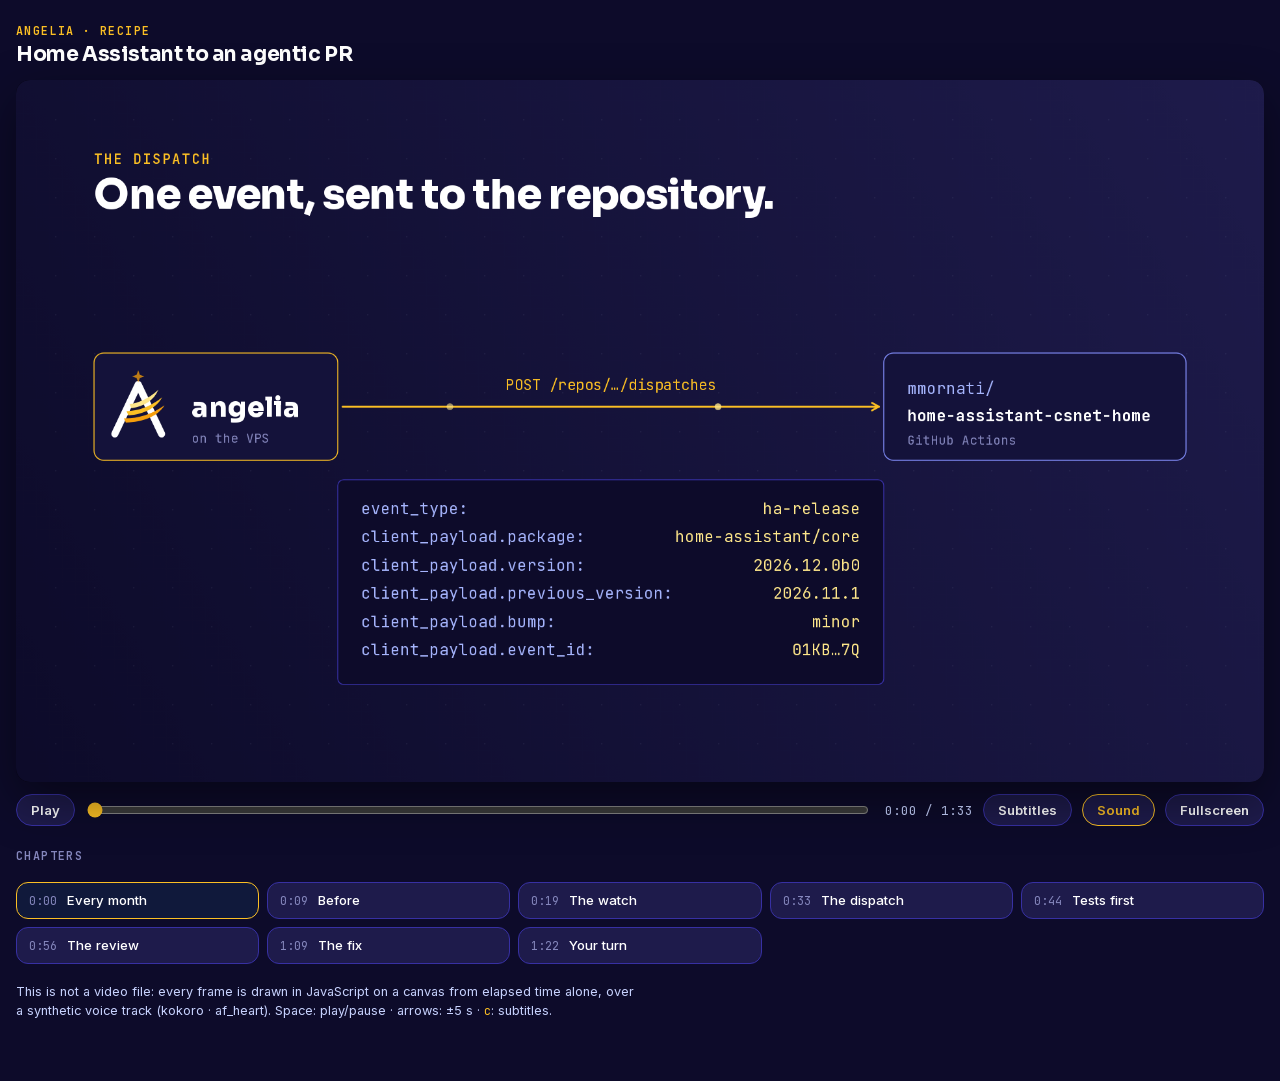
<file: docs/videos/home-assistant/index.html>
<!doctype html>
<html lang="en">
<head>
<meta charset="utf-8">
<meta name="viewport" content="width=device-width, initial-scale=1">
<title>Home Assistant to an agentic PR</title>
<meta name="description" content="A narrated video drawn in JavaScript on a canvas — made with canvas-video-skill.">
<link rel="stylesheet" href="../engine/player.css">
<style>
  /* page colours around the stage — match them to the video's theme */
  :root { --bg: #0d0b2a; --panel: #1e1b4b; --line: #3730a3; --ink: #ffffff; --soft: #c7d2fe; --faint: #8587bd; --accent: #fbbf24; }
</style>
</head>
<body>
<script src="../engine/engine.js"></script>
<script src="timing.js"></script>
<script src="scenes.js"></script>
</body>
</html>
</file>
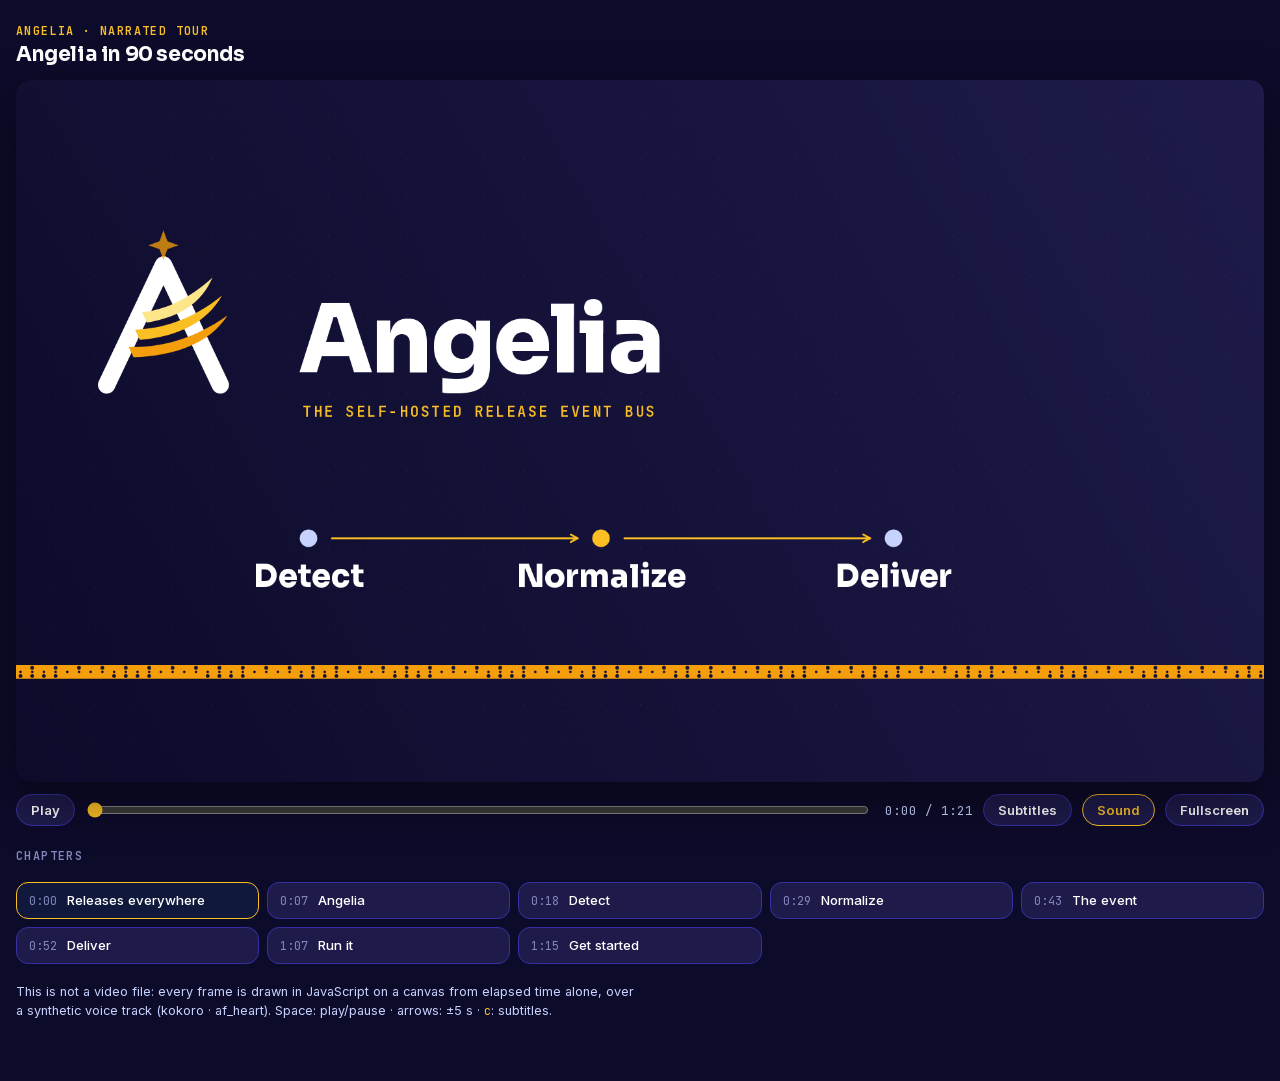
<file: docs/videos/overview/index.html>
<!doctype html>
<html lang="en">
<head>
<meta charset="utf-8">
<meta name="viewport" content="width=device-width, initial-scale=1">
<title>Angelia in 90 seconds</title>
<meta name="description" content="A narrated video drawn in JavaScript on a canvas — made with canvas-video-skill.">
<link rel="stylesheet" href="../engine/player.css">
<style>
  /* page colours around the stage — match them to the video's theme */
  :root { --bg: #0d0b2a; --panel: #1e1b4b; --line: #3730a3; --ink: #ffffff; --soft: #c7d2fe; --faint: #8587bd; --accent: #fbbf24; }
</style>
</head>
<body>
<script src="../engine/engine.js"></script>
<script src="timing.js"></script>
<script src="scenes.js"></script>
</body>
</html>
</file>
<file: docs/videos/engine/player.css>
/* Player for static/videos/engine/engine.js.
   Fonts served from this folder (SIL OFL, see fonts/OFL-*.txt): no third-party requests. */
@font-face { font-family: "Inter"; src: url("fonts/inter-latin.woff2") format("woff2"); font-weight: 100 900; font-display: block; }
@font-face { font-family: "Sora"; src: url("fonts/sora-latin.woff2") format("woff2"); font-weight: 100 800; font-display: block; }
@font-face { font-family: "JetBrains Mono"; src: url("fonts/jetbrains-mono-latin.woff2") format("woff2"); font-weight: 100 800; font-display: block; }

:root {
  --bg: #0b0f17; --panel: #151c2b; --line: #2a3550;
  --ink: #e8ecf4; --soft: #b4bdd0; --faint: #7a849a; --accent: #38bdf8; --deep: #0a2233;
}
* { box-sizing: border-box; }
html, body { margin: 0; background: var(--bg); color: var(--ink); font: 15px/1.5 Inter, system-ui, sans-serif; }
main { max-width: 1280px; margin: 0 auto; padding: 24px 16px 48px; }
a { color: var(--accent); }
header { margin-bottom: 14px; }
.kicker { font: 600 0.78rem/1.2 "JetBrains Mono", monospace; letter-spacing: 0.12em; color: var(--accent); text-transform: uppercase; margin: 0 0 4px; }
h1 { font: 700 1.35rem/1.2 Sora, Inter, sans-serif; letter-spacing: -0.02em; margin: 0; }
.stage { position: relative; aspect-ratio: 16 / 9; width: 100%; background: #000; border-radius: 14px; overflow: hidden; box-shadow: 0 18px 50px rgba(0,0,0,.45); }
canvas { display: block; width: 100%; height: 100%; cursor: pointer; }

.bar { display: flex; align-items: center; gap: 10px; margin-top: 12px; flex-wrap: wrap; }
button, select { font: 600 0.88rem Inter, sans-serif; color: var(--ink); background: var(--panel); border: 1px solid var(--line); border-radius: 999px; padding: 7px 14px; cursor: pointer; }
button:hover, select:hover { border-color: var(--accent); }
button[aria-pressed="true"] { border-color: var(--accent); color: var(--accent); }
button:focus-visible, select:focus-visible, input:focus-visible { outline: 2px solid var(--accent); outline-offset: 2px; }
#seek { flex: 1 1 160px; accent-color: var(--accent); min-width: 120px; }
.time { font: 0.84rem "JetBrains Mono", monospace; color: var(--soft); min-width: 92px; text-align: right; }

.chapters { list-style: none; margin: 18px 0 0; padding: 0; display: grid; grid-template-columns: repeat(auto-fill, minmax(220px, 1fr)); gap: 8px; }
.chapters button { width: 100%; text-align: left; border-radius: 12px; padding: 9px 12px; display: flex; gap: 10px; align-items: baseline; font-weight: 500; }
.chapters button .t { font: 0.78rem "JetBrains Mono", monospace; color: var(--faint); }
.chapters button.on { border-color: var(--accent); background: rgba(56,189,248,0.08); }
.chapters-title { font: 600 0.78rem "JetBrains Mono", monospace; letter-spacing: 0.12em; text-transform: uppercase; color: var(--faint); margin: 22px 0 0; }
.note { margin-top: 18px; font-size: 0.85rem; color: var(--soft); max-width: 78ch; }
.note code { font-family: "JetBrains Mono", monospace; color: var(--accent); font-size: 0.8rem; }

/* ?embed=1 — just the stage and the control bar, for an <iframe> */
body.embed main { padding: 0; max-width: none; }
body.embed header, body.embed .chapters, body.embed .chapters-title, body.embed .note { display: none; }
body.embed .stage { border-radius: 8px; box-shadow: none; }
body.embed .bar { margin-top: 8px; gap: 6px; flex-wrap: nowrap; height: 32px; }
body.embed button, body.embed select { padding: 5px 11px; font-size: 0.8rem; }

/* ?capture=1 — frame-by-frame export (scripts/render.py) */
body.capture { background: #000; }
body.capture main { max-width: none; padding: 0; }
body.capture header, body.capture .bar, body.capture .chapters,
body.capture .chapters-title, body.capture .note { display: none; }
body.capture .stage { border-radius: 0; box-shadow: none; }

/* one row of controls in an iframe, whatever its width */
@media (max-width: 620px) { body.embed .time, body.embed #sound { display: none; } }
@media (max-width: 420px) { body.embed #subs, body.embed #full { display: none; } }

@media (max-width: 640px) {
  main { padding: 16px 16px 32px; }
  .time { min-width: 0; }
}
</file>
